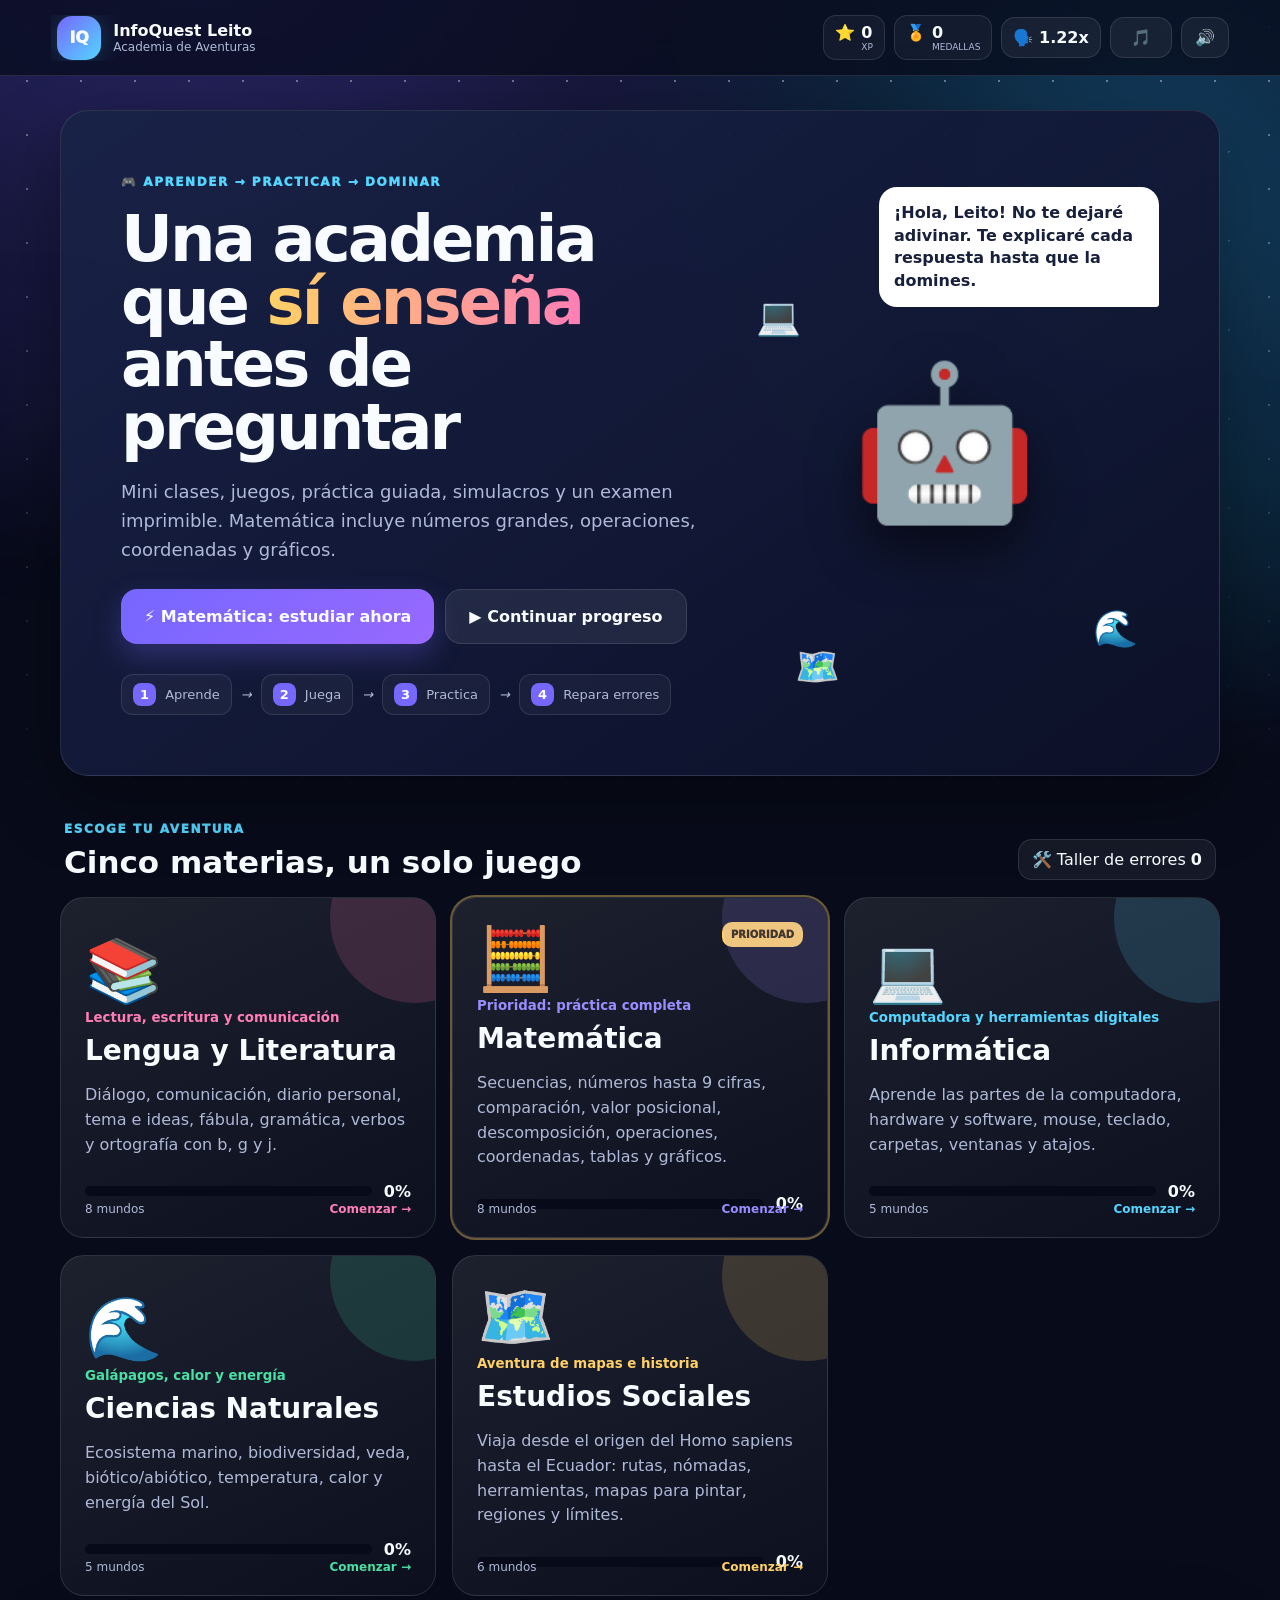
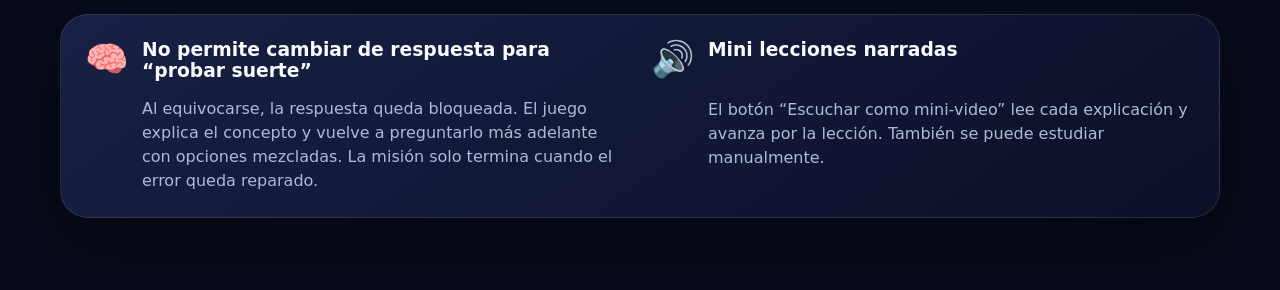
<file: index.html>
<!doctype html>
<html lang="es">
<head>
  <meta charset="UTF-8" />
  <meta name="viewport" content="width=device-width, initial-scale=1.0" />
  <meta name="theme-color" content="#0b1022" />
  <meta name="description" content="InfoQuest Leito: aventura educativa interactiva de Lengua y Literatura, Matemática, Informática, Ciencias Naturales y Estudios Sociales para 5.º EGB." />
  <title>InfoQuest Leito · Academia de Aventuras</title>
  <link rel="stylesheet" href="v2-styles.css" />
  <link rel="stylesheet" href="v3-effects.css" />
  <link rel="stylesheet" href="v4-social.css" />
  <link rel="stylesheet" href="v5-social-gameplay.css" />
  <link rel="stylesheet" href="v6-social-memory-fix.css?v=3" />
  <link rel="stylesheet" href="v8-math.css?v=3" />
</head>
<body data-subject="home">
  <div class="space-bg" aria-hidden="true"><i></i><i></i><i></i></div>
  <header class="topbar">
    <button class="brand" data-action="home" aria-label="Ir al inicio"><span class="brand-orb">IQ</span><span><strong>InfoQuest Leito</strong><small>Academia de Aventuras</small></span></button>
    <div class="top-stats"><div class="stat"><span>⭐</span><strong id="xpValue">0</strong><small>XP</small></div><div class="stat"><span>🏅</span><strong id="medalValue">0</strong><small>medallas</small></div><button id="soundButton" class="icon-button" aria-label="Activar o desactivar narración y sonidos">🔊</button></div>
  </header>
  <main id="app" class="app" aria-live="polite"></main>
  <div id="toast" class="toast" role="status"></div><div id="confetti" class="confetti" aria-hidden="true"></div>
  <script src="v2-base-data.js"></script><script src="v2-info-data.js"></script><script src="v2-science-data.js"></script><script src="v2-social-data.js"></script><script src="v7-lengua-data.js?v=1"></script><script src="v8-math-data.js?v=3"></script><script src="v2-final-data.js"></script><script src="v2-app-core.js"></script><script src="v4-social-visuals.js"></script><script src="v2-app-flow.js"></script><script src="v3-engagement.js"></script><script src="v5-social-gameplay.js"></script><script src="v6-social-memory-fix.js?v=3"></script><script src="v8-math-pdfs.js?v=3"></script><script src="v8-math-gameplay.js?v=3"></script>
</body>
</html>
</file>
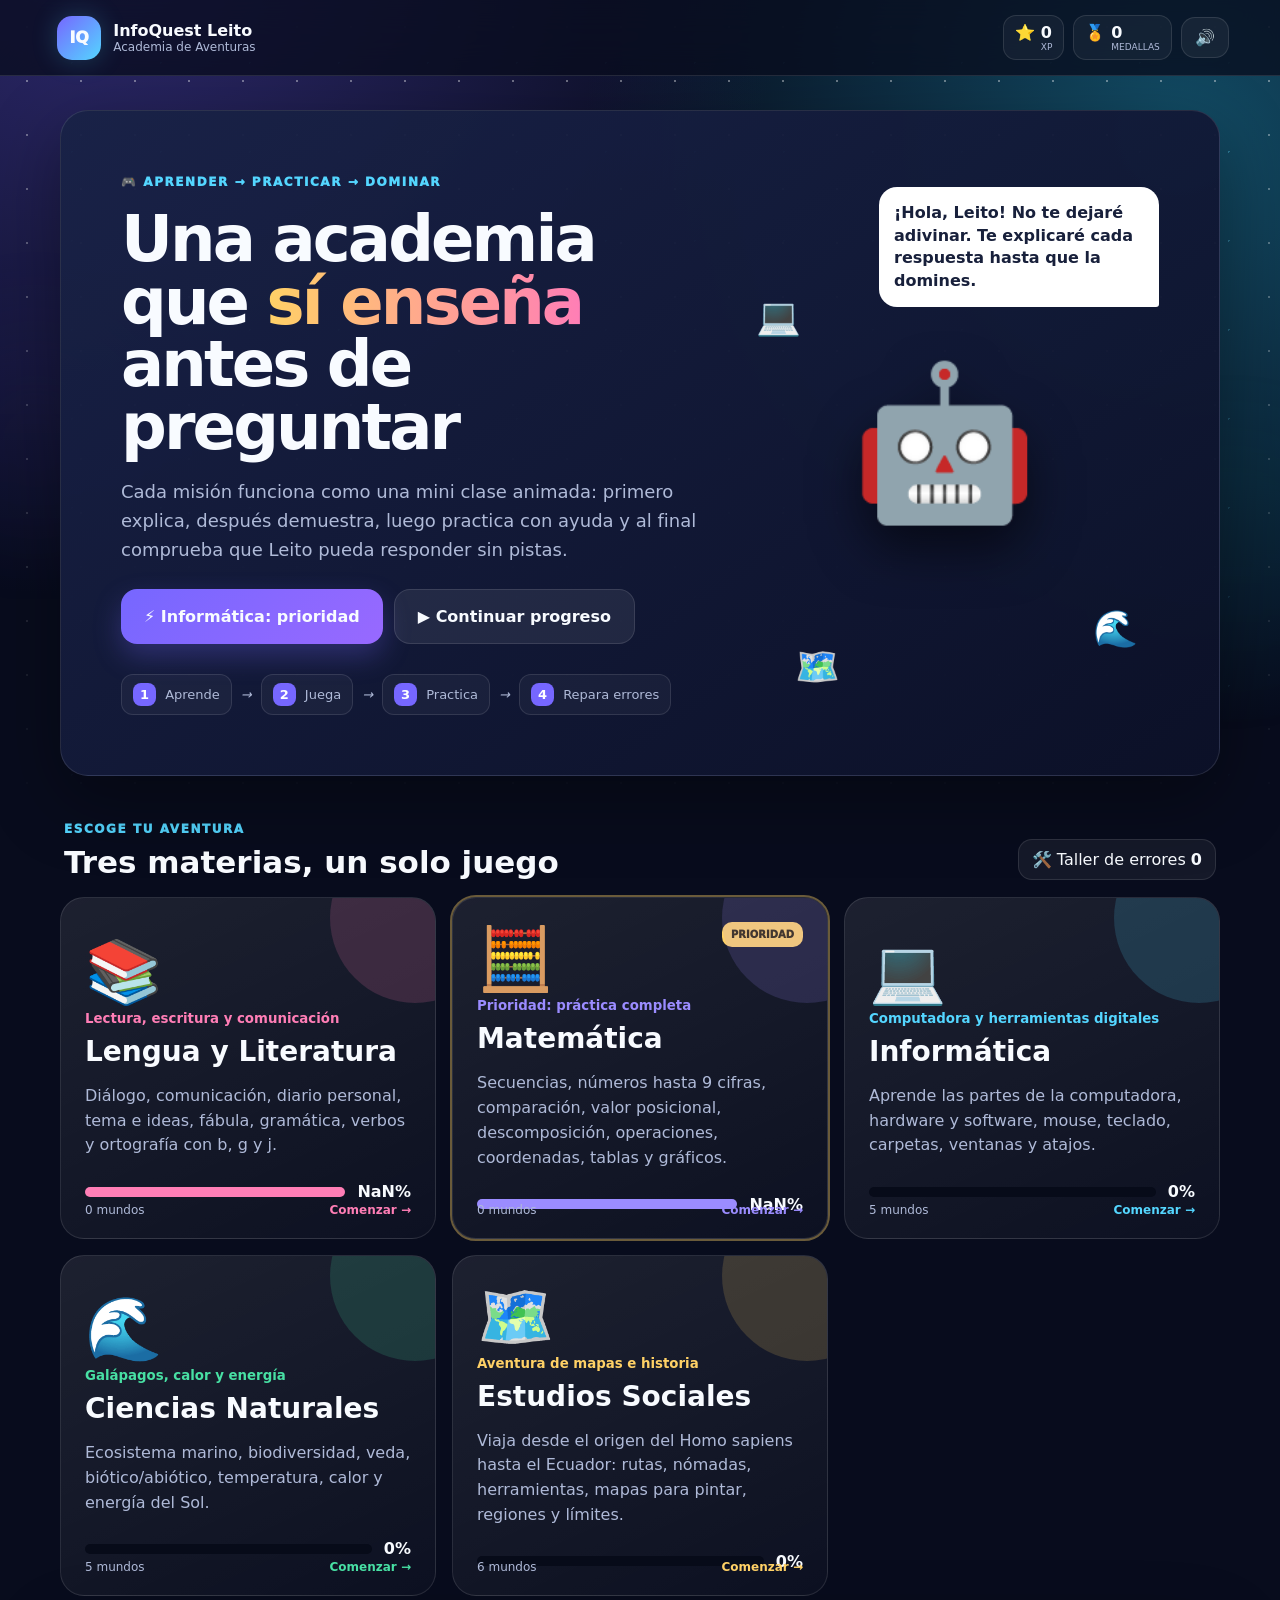
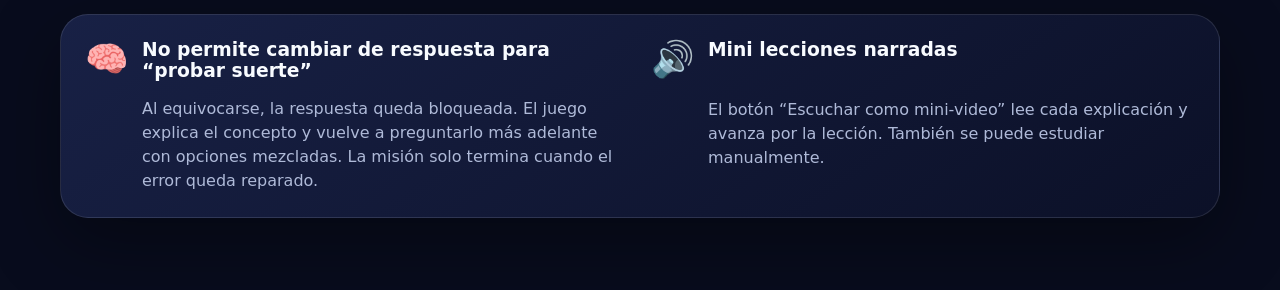
<file: v2-index.html>
<!doctype html>
<html lang="es">
<head>
  <meta charset="UTF-8" />
  <meta name="viewport" content="width=device-width, initial-scale=1.0" />
  <meta name="theme-color" content="#0b1022" />
  <meta name="description" content="InfoQuest Leito: aventura educativa interactiva de Informática, Ciencias Naturales y Estudios Sociales para 5.º EGB." />
  <title>InfoQuest Leito · Academia de Aventuras</title>
  <link rel="stylesheet" href="v2-styles.css" />
</head>
<body>
  <div class="space-bg" aria-hidden="true"><i></i><i></i><i></i></div>
  <header class="topbar">
    <button class="brand" data-action="home" aria-label="Ir al inicio"><span class="brand-orb">IQ</span><span><strong>InfoQuest Leito</strong><small>Academia de Aventuras</small></span></button>
    <div class="top-stats"><div class="stat"><span>⭐</span><strong id="xpValue">0</strong><small>XP</small></div><div class="stat"><span>🏅</span><strong id="medalValue">0</strong><small>medallas</small></div><button id="soundButton" class="icon-button" aria-label="Activar o desactivar narración y sonidos">🔊</button></div>
  </header>
  <main id="app" class="app" aria-live="polite"></main>
  <div id="toast" class="toast" role="status"></div><div id="confetti" class="confetti" aria-hidden="true"></div>
  <script src="v2-base-data.js"></script><script src="v2-info-data.js"></script><script src="v2-science-data.js"></script><script src="v2-social-data.js"></script><script src="v2-final-data.js"></script><script src="v2-app-core.js"></script><script src="v2-app-flow.js"></script>
</body>
</html>
</file>
<file: v2-styles.css>
:root{--bg:#080c1d;--panel:#121936;--panel2:#182246;--text:#f8fbff;--muted:#afbad8;--line:rgba(255,255,255,.11);--primary:#7667ff;--cyan:#54d6ff;--green:#48e0a4;--yellow:#ffd166;--pink:#ff7eb6;--danger:#ff6475;--shadow:0 24px 70px rgba(0,0,0,.36)}*{box-sizing:border-box}html{scroll-behavior:smooth}body{margin:0;min-height:100vh;background:radial-gradient(circle at 8% -5%,#302b73 0,transparent 30%),radial-gradient(circle at 92% 7%,#124c65 0,transparent 28%),var(--bg);color:var(--text);font-family:Inter,"Segoe UI",system-ui,sans-serif;overflow-x:hidden}button{font:inherit;color:inherit}.space-bg{position:fixed;inset:0;pointer-events:none;opacity:.42;background-image:radial-gradient(#fff 1px,transparent 1px),radial-gradient(#65dcff 1px,transparent 1px);background-size:54px 54px,89px 89px;background-position:0 0,27px 18px;mask-image:linear-gradient(#000,transparent 92%)}.space-bg i{position:absolute;border-radius:50%;filter:blur(55px);opacity:.18}.space-bg i:nth-child(1){width:250px;height:250px;background:#765fff;left:-90px;top:35%}.space-bg i:nth-child(2){width:300px;height:300px;background:#28d9d1;right:-100px;top:48%}.space-bg i:nth-child(3){width:180px;height:180px;background:#ff7eb6;left:42%;bottom:-90px}.topbar{height:76px;display:flex;align-items:center;justify-content:space-between;padding:0 clamp(16px,4vw,58px);position:sticky;top:0;z-index:30;background:rgba(8,12,29,.76);backdrop-filter:blur(18px);border-bottom:1px solid var(--line)}.brand{display:flex;align-items:center;gap:12px;background:none;border:0;cursor:pointer;text-align:left}.brand-orb{display:grid;place-items:center;width:44px;height:44px;border-radius:15px;background:linear-gradient(135deg,var(--primary),var(--cyan));font-weight:950;box-shadow:0 0 26px rgba(84,214,255,.22)}.brand strong{display:block}.brand small{display:block;color:var(--muted);font-size:12px}.top-stats{display:flex;gap:9px;align-items:center}.stat{display:grid;grid-template-columns:auto auto;gap:0 6px;align-items:center;padding:7px 11px;border:1px solid var(--line);border-radius:13px;background:rgba(255,255,255,.045)}.stat small{grid-column:2;color:var(--muted);font-size:9px;text-transform:uppercase}.icon-button,.ghost,.back{border:1px solid var(--line);background:rgba(255,255,255,.055);border-radius:14px;padding:10px 13px;cursor:pointer}.icon-button:hover,.ghost:hover,.back:hover{background:rgba(255,255,255,.1)}.app{width:min(1160px,calc(100% - 28px));margin:34px auto 72px}.panel{border:1px solid var(--line);background:linear-gradient(145deg,rgba(25,34,71,.96),rgba(12,17,40,.96));border-radius:28px;box-shadow:var(--shadow)}.primary,.secondary,.answer,.category-button,.sequence-button,.pick-item{border:0;border-radius:16px;padding:14px 19px;font-weight:850;cursor:pointer;transition:.18s transform,.18s filter,.18s background,.18s border}.primary{background:linear-gradient(135deg,var(--primary),#9869ff);box-shadow:0 12px 28px rgba(118,103,255,.28)}.secondary{background:rgba(255,255,255,.075);border:1px solid var(--line)}.big{padding:17px 23px}.primary:hover,.secondary:hover,.category-button:hover,.sequence-button:hover,.pick-item:hover:not(:disabled){transform:translateY(-2px);filter:brightness(1.08)}.eyebrow{color:var(--cyan);font-size:12px;font-weight:950;letter-spacing:.13em}.hero{min-height:480px;padding:clamp(28px,5vw,60px);display:grid;grid-template-columns:1.15fr .85fr;gap:30px;overflow:hidden;position:relative}.hero h1{font-size:clamp(38px,5vw,66px);line-height:.98;letter-spacing:-.045em;margin:18px 0}.hero h1 span{background:linear-gradient(90deg,var(--yellow),var(--pink));-webkit-background-clip:text;color:transparent}.hero p{max-width:700px;color:var(--muted);font-size:18px;line-height:1.62}.hero-actions{display:flex;flex-wrap:wrap;gap:11px;margin-top:25px}.method-row{display:flex;align-items:center;gap:9px;flex-wrap:wrap;margin-top:30px;color:var(--muted);font-size:13px}.method-row span{padding:8px 11px;border:1px solid var(--line);border-radius:12px;background:rgba(255,255,255,.04)}.method-row b{display:inline-grid;place-items:center;width:23px;height:23px;border-radius:8px;background:var(--primary);color:white;margin-right:5px}.mentor-stage{display:grid;place-items:center;position:relative}.mentor{font-size:150px;filter:drop-shadow(0 24px 25px #0008);animation:mentorFloat 3s ease-in-out infinite}.mentor-bubble{position:absolute;top:3%;right:0;max-width:280px;padding:15px;border-radius:18px 18px 3px 18px;background:white;color:#18203b;font-weight:750;line-height:1.4;z-index:2}.orbit{position:absolute;font-size:36px;animation:orbit 5s ease-in-out infinite}.o1{left:6%;top:23%}.o2{right:5%;bottom:12%;animation-delay:1s}.o3{left:15%;bottom:5%;animation-delay:2s}@keyframes mentorFloat{50%{transform:translateY(-9px)}}@keyframes orbit{50%{transform:translateY(-12px) rotate(8deg)}}.section-heading{display:flex;align-items:end;justify-content:space-between;gap:20px;margin:42px 4px 17px}.section-heading h2{font-size:31px;margin:7px 0 0}.subject-grid{display:grid;grid-template-columns:repeat(3,1fr);gap:16px}.subject-card{min-height:340px;padding:24px;text-align:left;border-radius:24px;border:1px solid var(--line);background:linear-gradient(155deg,rgba(255,255,255,.085),rgba(255,255,255,.025));cursor:pointer;position:relative;overflow:hidden;transition:.22s}.subject-card:before{content:"";position:absolute;width:170px;height:170px;border-radius:50%;right:-65px;top:-65px;background:var(--subject);opacity:.16}.subject-card:hover{transform:translateY(-6px);border-color:color-mix(in srgb,var(--subject) 60%,white 15%)}.subject-card.urgent{outline:2px solid rgba(255,209,102,.4)}.subject-top{display:flex;justify-content:space-between;align-items:start}.subject-emoji{font-size:62px}.urgent-badge{background:var(--yellow);color:#312708;font-size:10px;font-weight:950;padding:7px 9px;border-radius:10px}.subject-card>small{color:var(--subject);font-weight:850}.subject-card h3{font-size:28px;margin:8px 0}.subject-card p{color:var(--muted);line-height:1.55}.subject-progress{display:grid;grid-template-columns:1fr auto;gap:12px;align-items:center;margin-top:24px}.subject-progress>span{height:10px;border-radius:999px;background:#070b19;overflow:hidden}.subject-progress i{display:block;height:100%;background:var(--subject)}.subject-foot{position:absolute;left:24px;right:24px;bottom:21px;display:flex;justify-content:space-between;color:var(--muted);font-size:12px}.subject-foot strong{color:var(--subject)}.why{margin-top:18px;padding:24px;display:grid;grid-template-columns:1fr 1fr;gap:22px}.why>div{display:grid;grid-template-columns:auto 1fr;column-gap:13px}.why-icon{font-size:35px;grid-row:1/3}.why h3{margin:0}.why p{grid-column:2;color:var(--muted);line-height:1.5;margin-bottom:0}.screen{animation:enter .28s ease}@keyframes enter{from{opacity:0;transform:translateY(10px)}}.screen-head{display:flex;align-items:center;justify-content:space-between;gap:15px;margin-bottom:22px}.screen-title{text-align:center}.screen-title h1{font-size:clamp(31px,4vw,50px);margin:7px 0}.screen-title p{color:var(--muted);margin:0}.screen-title.compact h1{font-size:clamp(26px,3vw,39px)}.route-summary{padding:22px 25px;display:grid;grid-template-columns:auto 1fr;gap:8px 22px;align-items:center;border-color:color-mix(in srgb,var(--subject) 45%,transparent)}.route-summary>div:first-child b{font-size:34px;color:var(--subject);display:block}.route-summary>div:first-child span{color:var(--muted);font-size:12px}.route-summary p{grid-column:2;color:var(--muted);margin:0}.route-line{height:12px;background:#070b19;border-radius:99px;overflow:hidden}.route-line i{display:block;height:100%;background:var(--subject)}.lesson-road{display:grid;gap:13px;margin-top:18px}.road-card{display:grid;grid-template-columns:auto auto 1fr auto;align-items:center;gap:18px;padding:19px 22px;text-align:left;border:1px solid var(--line);border-radius:20px;background:rgba(255,255,255,.045);cursor:pointer;transition:.18s}.road-card:hover{transform:translateX(5px);border-color:var(--subject)}.road-card.done{background:color-mix(in srgb,var(--subject) 10%,transparent)}.road-number{display:grid;place-items:center;width:38px;height:38px;border-radius:13px;background:var(--subject);color:#07101c;font-weight:950}.road-emoji{font-size:40px}.road-card small{color:var(--subject);font-weight:900}.road-card h3{margin:4px 0;font-size:21px}.road-card p{margin:0;color:var(--muted);font-size:13px}.road-card strong{color:var(--subject)}.bottom-actions{display:flex;justify-content:center;gap:11px;flex-wrap:wrap;margin-top:22px}.mission-intro{padding:clamp(28px,5vw,55px);display:grid;grid-template-columns:.8fr 1.2fr;align-items:center;gap:35px;margin-top:20px;border-color:color-mix(in srgb,var(--subject) 45%,transparent)}.mission-world{height:340px;display:grid;place-items:center;position:relative}.mission-world span{font-size:145px;z-index:2;filter:drop-shadow(0 25px 25px #0008);animation:mentorFloat 3s ease-in-out infinite}.mission-world i{position:absolute;width:270px;height:270px;border-radius:50%;background:radial-gradient(circle,var(--subject),transparent 68%);opacity:.38}.mission-copy h1{font-size:clamp(37px,5vw,64px);line-height:1;margin:16px 0}.mission-copy p{font-size:18px;color:var(--muted);line-height:1.6}.lesson-path{display:flex;flex-wrap:wrap;gap:8px;margin:24px 0}.lesson-path span{padding:9px 11px;border-radius:12px;border:1px solid var(--line);color:var(--muted);font-size:12px}.lesson-path .active{color:#0c1830;background:var(--subject);border-color:transparent;font-weight:900}.teaching-stage{padding:25px;border-color:color-mix(in srgb,var(--subject) 42%,transparent)}.lesson-dots{display:flex;gap:8px;justify-content:center;margin-bottom:22px}.lesson-dots i{width:35px;height:6px;border-radius:99px;background:rgba(255,255,255,.12)}.lesson-dots i.active{background:var(--subject)}.teaching-grid{display:grid;grid-template-columns:1fr 1fr;gap:26px;align-items:center}.teaching-visual{min-height:340px;border-radius:22px;background:radial-gradient(circle at 50% 40%,color-mix(in srgb,var(--subject) 35%,#1a2856),#080d21 72%);display:grid;place-items:center;overflow:hidden}.animated-visual{width:100%;min-height:300px;display:flex;align-items:center;justify-content:center;gap:20px;flex-wrap:wrap;position:relative;padding:25px}.animated-visual span{min-width:86px;padding:18px 12px;text-align:center;border-radius:18px;background:rgba(255,255,255,.11);border:1px solid var(--line);font-size:clamp(25px,4vw,48px);font-weight:950;animation:itemPulse 3s ease-in-out infinite;animation-delay:calc(var(--i)*.25s)}.scan-line{position:absolute;left:8%;right:8%;height:2px;background:var(--subject);box-shadow:0 0 15px var(--subject);animation:scan 3s linear infinite}@keyframes itemPulse{50%{transform:translateY(-8px);filter:brightness(1.2)}}@keyframes scan{from{top:12%}to{top:88%}}.teaching-copy{padding:12px}.teacher-label{color:var(--subject);font-size:12px;font-weight:950;letter-spacing:.12em}.teaching-copy h2{font-size:clamp(30px,4vw,48px);margin:13px 0}.teaching-copy>p{font-size:19px;line-height:1.67;color:#e7edff}.memory-code{margin-top:22px;padding:17px;border-radius:17px;background:color-mix(in srgb,var(--subject) 14%,transparent);border:1px solid color-mix(in srgb,var(--subject) 40%,transparent)}.memory-code small{display:block;color:var(--muted);font-size:10px;font-weight:900;letter-spacing:.12em}.memory-code strong{display:block;margin-top:7px;color:var(--subject);font-size:20px}.teacher-question{margin-top:15px;padding:14px;border-radius:15px;background:rgba(255,255,255,.055);color:var(--muted)}.slide-actions{display:grid;grid-template-columns:1fr auto 1fr;align-items:center;gap:10px;margin-top:24px}.slide-actions .primary{justify-self:end}.game-score{padding:9px 12px;border-radius:13px;background:rgba(255,209,102,.12);color:var(--yellow);font-weight:900}.game-stage{max-width:900px;margin:auto;padding:clamp(24px,4vw,42px);border-color:color-mix(in srgb,var(--subject) 42%,transparent)}.game-counter{text-align:center;color:var(--muted);font-weight:850;margin-bottom:12px}.pick-grid{display:grid;grid-template-columns:repeat(auto-fit,minmax(140px,1fr));gap:13px}.pick-item{min-height:100px;background:rgba(255,255,255,.065);border:1px solid var(--line);font-size:17px}.pick-item.selected{background:color-mix(in srgb,var(--subject) 20%,transparent);border-color:var(--subject);box-shadow:inset 0 0 0 2px var(--subject)}.game-check{display:block;margin:24px auto 0}.classify-item,.match-left{width:min(430px,100%);margin:25px auto;padding:28px;text-align:center;border-radius:22px;background:linear-gradient(135deg,var(--subject),color-mix(in srgb,var(--subject) 60%,#6d5dfc));color:#07101c;font-size:30px;font-weight:950}.category-buttons,.sequence-options{display:flex;justify-content:center;flex-wrap:wrap;gap:12px}.category-button,.sequence-button{background:rgba(255,255,255,.075);border:1px solid var(--line);min-width:150px}.sequence-built{display:flex;flex-wrap:wrap;justify-content:center;gap:8px;margin:18px}.sequence-built span{padding:9px 11px;border-radius:11px;background:rgba(72,224,164,.12);color:var(--green)}.game-feedback{display:none;margin-top:22px;padding:17px;border-radius:17px;line-height:1.5}.game-feedback.show{display:flex;align-items:center;justify-content:space-between;gap:15px}.game-feedback.good{background:rgba(72,224,164,.12);border:1px solid rgba(72,224,164,.35)}.game-feedback.bad{background:rgba(255,100,117,.12);border:1px solid rgba(255,100,117,.35)}.checkpoint{text-align:center;max-width:760px;margin:40px auto;padding:55px 30px}.checkpoint-icon{font-size:80px}.checkpoint h1{font-size:43px;margin:10px}.checkpoint p{color:var(--muted);font-size:17px;line-height:1.6;max-width:620px;margin:15px auto 25px}.checkpoint button{margin:5px}.quiz-shell{max-width:850px;margin:auto;padding:26px}.quiz-top{display:grid;grid-template-columns:auto 1fr;gap:18px;align-items:center;color:var(--muted);font-weight:800}.progress{height:11px;border-radius:99px;background:#070b19;overflow:hidden}.progress i{display:block;height:100%;background:linear-gradient(90deg,var(--cyan),var(--green))}.question-card{margin-top:20px;padding:clamp(23px,4vw,40px);border-radius:24px;background:linear-gradient(150deg,rgba(255,255,255,.08),rgba(255,255,255,.025));border:1px solid var(--line)}.question-visual{text-align:center;font-size:72px;margin-bottom:14px}.question-card h2{font-size:clamp(25px,3.4vw,38px);line-height:1.2;margin:10px 0 24px}.answers{display:grid;gap:11px}.answer{text-align:left;background:rgba(255,255,255,.06);border:1px solid var(--line);padding:16px 18px}.answer:hover:not(:disabled){background:rgba(118,103,255,.17);border-color:#8a7fff;transform:translateX(4px)}.answer.correct{background:rgba(72,224,164,.14);border-color:var(--green)}.answer.wrong{background:rgba(255,100,117,.14);border-color:var(--danger)}.answer:disabled{cursor:default}.feedback{display:none;margin-top:16px;padding:16px;border-radius:16px;line-height:1.56}.feedback.show{display:block}.feedback.good{background:rgba(72,224,164,.12);border:1px solid rgba(72,224,164,.35)}.feedback.bad{background:rgba(255,100,117,.12);border:1px solid rgba(255,100,117,.35)}.feedback small{display:block;margin-top:7px;color:var(--muted)}.quiz-next{display:none;margin:17px 0 0 auto}.quiz-next.show{display:block}.results{text-align:center;max-width:790px;margin:20px auto;padding:42px}.result-orb,.grade-orb{width:145px;height:145px;margin:0 auto 20px;border-radius:50%;display:grid;place-items:center;background:rgba(72,224,164,.15);border:3px solid var(--green)}.result-orb strong{font-size:64px;color:var(--green)}.grade-orb{background:conic-gradient(var(--green) var(--grade),rgba(255,255,255,.08) 0);position:relative;border:0}.grade-orb:after{content:"";position:absolute;inset:12px;border-radius:50%;background:var(--panel)}.grade-orb strong{font-size:31px;z-index:1}.results h1{font-size:42px;margin:10px}.results>p{color:var(--muted);line-height:1.6}.result-metrics{display:grid;grid-template-columns:repeat(3,1fr);gap:10px;margin:25px 0}.result-metrics div{padding:16px;border-radius:16px;background:rgba(255,255,255,.055)}.result-metrics b{display:block;font-size:25px;color:var(--cyan)}.result-metrics span{font-size:11px;color:var(--muted)}.result-actions{display:flex;justify-content:center;gap:10px;flex-wrap:wrap;margin-top:23px}.wrong-review{margin-top:24px;text-align:left}.wrong-review>div{display:grid;grid-template-columns:auto 1fr;gap:12px;align-items:start;padding:12px;border-radius:14px;background:rgba(255,255,255,.05);margin-bottom:9px}.wrong-review>div>span{font-size:28px}.wrong-review p{margin:0}.wrong-review small{display:block;color:var(--muted);margin-top:5px}.perfect-banner{margin:20px;padding:18px;border-radius:16px;background:rgba(72,224,164,.12);color:var(--green);font-weight:900}.toast{position:fixed;left:50%;bottom:25px;transform:translate(-50%,25px);opacity:0;padding:13px 18px;border-radius:14px;background:#fff;color:#151a2e;font-weight:900;z-index:80;transition:.25s}.toast.show{opacity:1;transform:translate(-50%,0)}.confetti{position:fixed;inset:0;pointer-events:none;z-index:90}.confetti i{position:absolute;top:-20px;width:10px;height:18px;border-radius:3px;animation:fall 1.8s linear forwards}@keyframes fall{to{transform:translateY(110vh) rotate(720deg)}}@media(max-width:900px){.hero{grid-template-columns:1fr}.mentor-stage{display:none}.subject-grid{grid-template-columns:1fr}.why{grid-template-columns:1fr}.mission-intro{grid-template-columns:1fr}.mission-world{height:220px}.mission-world span{font-size:105px}.teaching-grid{grid-template-columns:1fr}.teaching-visual{min-height:260px}.road-card{grid-template-columns:auto auto 1fr}.road-card>strong{display:none}.result-metrics{grid-template-columns:1fr}}@media(max-width:620px){.app{width:min(100% - 18px,1160px);margin-top:20px}.topbar{height:68px;padding:0 10px}.brand small{display:none}.stat{padding:6px 8px;min-width:0}.stat small{display:none}.hero{padding:25px;min-height:auto}.hero h1{font-size:39px}.hero p{font-size:16px}.method-row i{display:none}.subject-card{min-height:320px}.screen-head{align-items:flex-start}.screen-title{text-align:left}.screen-head>.secondary{display:none}.route-summary{grid-template-columns:1fr}.route-summary p{grid-column:1}.road-card{grid-template-columns:auto 1fr;gap:12px}.road-emoji{grid-row:1/3}.road-number{display:none}.mission-intro{padding:25px}.mission-copy h1{font-size:40px}.lesson-path span{font-size:10px}.teaching-stage{padding:15px}.teaching-copy h2{font-size:32px}.teaching-copy>p{font-size:17px}.slide-actions{grid-template-columns:1fr 1fr}.slide-actions>.secondary:nth-child(2){display:none}.slide-actions .primary{justify-self:stretch}.animated-visual span{min-width:70px;font-size:28px}.game-feedback.show{display:block}.game-feedback button{margin-top:12px;width:100%}.quiz-shell{padding:12px}.question-card{padding:20px}.results{padding:28px 18px}.results h1{font-size:34px}}
</file>
<file: v3-effects.css>
:root{
  --motion-fast:.22s;
  --motion-med:.48s;
  --subject-glow:#7c6cff;
}
body[data-subject="informatica"]{--subject-glow:#54d6ff}
body[data-subject="ciencias"]{--subject-glow:#48e0a4}
body[data-subject="estudios"]{--subject-glow:#ffd166}

/* Animated atmosphere shared by every subject */
#fxAtmosphere{position:fixed;inset:78px 0 0;pointer-events:none;overflow:hidden;z-index:0;opacity:.52}
#fxAtmosphere span{position:absolute;bottom:-60px;font-size:clamp(18px,2.2vw,34px);filter:drop-shadow(0 0 12px color-mix(in srgb,var(--subject-glow) 65%,transparent));animation:fx-rise var(--dur,14s) linear infinite;animation-delay:var(--delay,0s);opacity:0}
@keyframes fx-rise{0%{transform:translate3d(0,40px,0) rotate(0);opacity:0}10%{opacity:.65}55%{transform:translate3d(var(--drift,25px),-52vh,0) rotate(160deg);opacity:.45}100%{transform:translate3d(calc(var(--drift,25px)*-1),-110vh,0) rotate(340deg);opacity:0}}

.app{position:relative;z-index:1;transition:filter .25s ease}
.app.scene-enter{animation:scene-enter .48s cubic-bezier(.2,.8,.2,1)}
@keyframes scene-enter{0%{opacity:0;transform:translateY(18px) scale(.985);filter:blur(5px)}100%{opacity:1;transform:none;filter:none}}

/* More alive cards */
.subject-card,.road-card,.mission-intro,.teaching-stage,.game-stage,.quiz-shell{transform-style:preserve-3d;will-change:transform}
.subject-card,.road-card{transition:transform .22s ease,border-color .22s ease,filter .22s ease}
.subject-card:hover,.road-card:hover{filter:brightness(1.09);box-shadow:0 18px 55px color-mix(in srgb,var(--subject-glow) 20%,transparent)}
.subject-emoji,.road-emoji,.mission-world>span,.checkpoint-icon,.question-visual{animation:hero-bob 2.7s ease-in-out infinite}
@keyframes hero-bob{50%{transform:translateY(-8px) rotate(2deg)}}
.urgent-badge{animation:urgent-pulse 1.35s ease-in-out infinite}
@keyframes urgent-pulse{50%{transform:scale(1.08);box-shadow:0 0 24px rgba(255,126,182,.45)}}

/* Sidekick */
#iqSidekick{position:fixed;right:22px;bottom:22px;z-index:45;display:flex;align-items:flex-end;gap:9px;pointer-events:none;transition:transform .25s ease,opacity .25s ease}
#iqSidekick.hidden{opacity:0;transform:translateY(25px)}
.sidekick-bot{width:66px;height:66px;border-radius:23px;display:grid;place-items:center;font-size:38px;background:linear-gradient(145deg,#f7fbff,#9eb3e9);border:3px solid rgba(255,255,255,.7);box-shadow:0 15px 38px rgba(0,0,0,.38),0 0 30px color-mix(in srgb,var(--subject-glow) 45%,transparent);animation:bot-float 2.3s ease-in-out infinite;position:relative}
.sidekick-bot:after{content:"";position:absolute;width:13px;height:6px;border-radius:50%;background:#1a2752;bottom:14px;animation:bot-mouth 1.8s ease-in-out infinite}
body.is-speaking .sidekick-bot:after{animation:talk .15s alternate infinite}
@keyframes bot-float{50%{transform:translateY(-8px) rotate(-2deg)}}
@keyframes bot-mouth{50%{transform:scaleX(.55)}}
@keyframes talk{to{height:13px;border-radius:50%}}
.sidekick-bubble{max-width:270px;padding:12px 15px;border-radius:18px 18px 5px 18px;background:rgba(247,250,255,.96);color:#17203c;font-weight:800;line-height:1.35;box-shadow:0 14px 34px rgba(0,0,0,.28);opacity:0;transform:translateY(8px) scale(.95);transition:.22s ease}
#iqSidekick.talking .sidekick-bubble{opacity:1;transform:none}

/* Voice controls injected in header */
.voice-control{border:1px solid var(--line);background:rgba(255,255,255,.06);border-radius:14px;padding:10px 11px;cursor:pointer;font-weight:900;min-width:62px;transition:.18s}
.voice-control:hover{background:rgba(255,255,255,.12);transform:translateY(-2px)}

/* Caption strip for narrated mini-video */
#voiceCaption{position:fixed;left:50%;bottom:25px;z-index:44;transform:translate(-50%,20px);width:min(760px,calc(100% - 190px));padding:13px 18px;border-radius:18px;background:rgba(7,12,29,.92);border:1px solid color-mix(in srgb,var(--subject-glow) 45%,rgba(255,255,255,.12));box-shadow:0 18px 60px rgba(0,0,0,.42);opacity:0;pointer-events:none;transition:.25s;color:#dce7ff;text-align:center;line-height:1.5}
#voiceCaption.show{opacity:1;transform:translate(-50%,0)}
#voiceCaption .spoken{color:#fff;background:color-mix(in srgb,var(--subject-glow) 28%,transparent);border-radius:5px;padding:1px 3px}

/* Buttons feel tactile */
button{position:relative;overflow:hidden}
.iq-ripple{position:absolute;border-radius:50%;background:rgba(255,255,255,.38);transform:scale(0);animation:ripple .55s ease-out;pointer-events:none}
@keyframes ripple{to{transform:scale(4);opacity:0}}
.primary{animation:primary-breathe 2.8s ease-in-out infinite}
@keyframes primary-breathe{50%{box-shadow:0 14px 36px color-mix(in srgb,var(--subject-glow) 28%,rgba(109,93,252,.2))}}

/* Mini-video visual energy */
.teaching-stage:before,.game-stage:before,.quiz-shell:before{content:"";position:absolute;inset:0;border-radius:inherit;pointer-events:none;background:linear-gradient(110deg,transparent 20%,color-mix(in srgb,var(--subject-glow) 8%,transparent) 45%,transparent 70%);background-size:220% 100%;animation:stage-shimmer 5s linear infinite}
.teaching-stage,.game-stage,.quiz-shell{position:relative;overflow:hidden}
@keyframes stage-shimmer{to{background-position:-220% 0}}
.animated-visual span{animation-duration:calc(1.8s + var(--i)*.18s)!important;filter:drop-shadow(0 8px 14px rgba(0,0,0,.3));transition:.25s}
.animated-visual:hover span{transform:translateY(-10px) scale(1.14) rotate(4deg)}
.scan-line{animation-duration:2.4s!important}
.memory-code{animation:memory-glow 2.1s ease-in-out infinite}
@keyframes memory-glow{50%{transform:scale(1.02);box-shadow:0 0 28px color-mix(in srgb,var(--subject-glow) 23%,transparent)}}
.lesson-dots i.active{animation:dot-pop .45s cubic-bezier(.2,1.8,.4,1)}
@keyframes dot-pop{0%{transform:scale(.2)}100%{transform:scale(1)}}

/* Questions, feedback, combos */
.question-card{animation:question-pop .42s cubic-bezier(.2,.9,.25,1.15)}
@keyframes question-pop{0%{opacity:0;transform:translateY(18px) scale(.97)}100%{opacity:1;transform:none}}
.answer{transition:transform .16s ease,background .16s ease,border-color .16s ease,filter .16s ease}
.answer:hover:not(:disabled){transform:translateX(7px) scale(1.012)!important}
.answer.correct{animation:answer-correct .5s cubic-bezier(.2,1.5,.3,1)}
.answer.wrong{animation:answer-wrong .42s ease}
@keyframes answer-correct{50%{transform:scale(1.045);filter:brightness(1.25)}}
@keyframes answer-wrong{20%,60%{transform:translateX(-8px)}40%,80%{transform:translateX(8px)}}
body.feedback-correct .quiz-shell,body.feedback-correct .game-stage{animation:screen-win .55s ease}
body.feedback-wrong .quiz-shell,body.feedback-wrong .game-stage{animation:screen-shake .45s ease}
@keyframes screen-win{50%{box-shadow:0 0 75px rgba(72,224,164,.48)}}
@keyframes screen-shake{20%,60%{transform:translateX(-7px)}40%,80%{transform:translateX(7px)}}

#comboBadge{position:fixed;left:50%;top:100px;z-index:60;transform:translate(-50%,-30px) scale(.6);opacity:0;padding:11px 19px;border-radius:999px;background:linear-gradient(135deg,#ffd166,#ff7eb6);color:#221633;font-size:21px;font-weight:1000;box-shadow:0 15px 40px rgba(0,0,0,.35);pointer-events:none}
#comboBadge.show{animation:combo-pop 1.25s cubic-bezier(.2,1.5,.3,1)}
@keyframes combo-pop{0%{opacity:0;transform:translate(-50%,-20px) scale(.4)}20%,72%{opacity:1;transform:translate(-50%,0) scale(1)}100%{opacity:0;transform:translate(-50%,-18px) scale(.85)}}

.star-burst{position:fixed;z-index:70;pointer-events:none;font-size:22px;animation:star-fly .8s ease-out forwards}
@keyframes star-fly{to{transform:translate(var(--x),var(--y)) rotate(280deg) scale(.25);opacity:0}}

/* More playful game elements */
.pick-item,.category-button,.sequence-button{transition:.18s transform,.18s filter,.18s border-color}
.pick-item:hover,.category-button:hover,.sequence-button:hover{transform:translateY(-5px) rotate(-1deg);filter:brightness(1.12)}
.classify-item,.match-left{animation:item-arrive .5s cubic-bezier(.2,1.4,.3,1)}
@keyframes item-arrive{0%{opacity:0;transform:scale(.55) rotate(-8deg)}100%{opacity:1;transform:none}}
.game-score{animation:score-pulse 2s ease-in-out infinite}
@keyframes score-pulse{50%{transform:scale(1.08);color:#ffd166}}

/* Subject specific background flavor */
body[data-subject="informatica"]{background:radial-gradient(circle at 10% 0,#173e73 0,transparent 33%),radial-gradient(circle at 90% 8%,#33276f 0,transparent 29%),#080b1a}
body[data-subject="ciencias"]{background:radial-gradient(circle at 8% 2%,#075e67 0,transparent 34%),radial-gradient(circle at 92% 10%,#154f37 0,transparent 31%),#06161a}
body[data-subject="estudios"]{background:radial-gradient(circle at 10% 0,#6c3c1c 0,transparent 34%),radial-gradient(circle at 90% 8%,#5b4a16 0,transparent 31%),#171008}
body[data-subject="home"]{background:radial-gradient(circle at 15% -10%,#302c78 0,transparent 32%),radial-gradient(circle at 90% 10%,#123f60 0,transparent 28%),#080b1a}

@media(max-width:760px){
  #iqSidekick{right:8px;bottom:9px}.sidekick-bot{width:48px;height:48px;font-size:28px;border-radius:17px}.sidekick-bubble{display:none}
  #voiceCaption{width:calc(100% - 24px);bottom:70px}
  .voice-control{padding:8px;min-width:auto;font-size:12px}
}
@media(prefers-reduced-motion:reduce){*{animation-duration:.01ms!important;animation-iteration-count:1!important;scroll-behavior:auto!important}}
</file>
<file: v4-social.css>
.social-card-visual{display:flex;flex-wrap:wrap;justify-content:center;align-items:center;gap:14px;padding:28px;min-height:300px}.social-card-visual span{padding:16px 18px;border:1px solid rgba(255,255,255,.16);border-radius:18px;background:rgba(255,255,255,.09);font-size:clamp(17px,2.4vw,30px);font-weight:900;animation:itemPulse 3s ease-in-out infinite;animation-delay:calc(var(--i)*.2s)}.social-map{width:100%;padding:12px}.social-map svg{width:100%;height:auto;filter:drop-shadow(0 18px 25px rgba(0,0,0,.28))}.social-map .ocean{fill:#102d52}.social-map .land,.social-map .ecuador-shape{fill:#8eaa73;stroke:#dff5d0;stroke-width:4}.social-map text{fill:#fff;font-size:16px;font-weight:850}.social-route{fill:none;stroke-width:7;stroke-linecap:round;opacity:.18;stroke-dasharray:12 10}.social-route.active{opacity:1;animation:routeDash 1.4s linear infinite}.social-route.bering{stroke:#ffd166}.social-route.coast{stroke:#54d6ff}.social-route.atlantic{stroke:#ff7eb6}.social-route.pacific{stroke:#48e0a4}.map-legend{display:flex;flex-wrap:wrap;justify-content:center;gap:8px;margin-top:10px}.map-legend span{padding:7px 10px;border-radius:999px;background:rgba(255,255,255,.08);font-size:11px;font-weight:800}.ecuador-map .galapagos circle{fill:#54d6ff;stroke:#dff8ff;stroke-width:3}.ecuador-map .region{stroke:#fff9;stroke-width:2}.ecuador-map .coast{fill:#f5a65b}.ecuador-map .sierra{fill:#9b8cff}.ecuador-map .amazon{fill:#65c67a}.ecuador-map .label{font-size:13px}.ecuador-map .border{font-size:13px;fill:#ffd166}.ecuador-map .border-arrow{fill:none;stroke:#ffd166;stroke-width:4;stroke-linecap:round}.ecuador-map.regions .border,.ecuador-map.regions .border-arrow{opacity:.25}.ecuador-map.borders .region{opacity:.7}@keyframes routeDash{to{stroke-dashoffset:-44}}@media(max-width:650px){.social-map{padding:0}.social-map text{font-size:12px}.social-card-visual{min-height:240px;padding:14px}.social-card-visual span{font-size:16px;padding:12px}.map-legend span{font-size:9px}}
</file>
<file: v5-social-gameplay.css>
.social-arcade-card{display:grid;grid-template-columns:auto 1fr auto;align-items:center;gap:22px;padding:24px 28px;margin:18px 0;border-color:rgba(255,209,102,.42);background:radial-gradient(circle at 10% 20%,rgba(255,209,102,.18),transparent 28%),linear-gradient(145deg,rgba(34,40,83,.98),rgba(12,17,40,.98))}.arcade-orb{display:grid;place-items:center;width:92px;height:92px;border-radius:28px;background:linear-gradient(135deg,#ffd166,#ff7eb6);font-size:48px;box-shadow:0 16px 35px rgba(255,126,182,.22);animation:mentorFloat 3s ease-in-out infinite}.social-arcade-card h2{margin:5px 0 7px;font-size:28px}.social-arcade-card p{margin:0;color:var(--muted);line-height:1.5}.arcade-tags{display:flex;flex-wrap:wrap;gap:7px;margin-top:13px}.arcade-tags span{padding:6px 9px;border-radius:999px;background:rgba(255,255,255,.07);font-size:11px;font-weight:850}.social-game-stage{max-width:1040px;margin:auto;padding:clamp(20px,4vw,38px);border-color:rgba(255,209,102,.35);overflow:hidden;position:relative}.social-game-stage:before{content:"";position:absolute;inset:0;pointer-events:none;background:radial-gradient(circle at 20% 0,rgba(255,209,102,.1),transparent 34%),radial-gradient(circle at 90% 100%,rgba(84,214,255,.09),transparent 32%)}.social-game-stage>*{position:relative}.social-mission-banner,.paint-prompt,.border-prompt,.riddle-card{display:flex;align-items:center;gap:18px;padding:18px 21px;border-radius:21px;background:rgba(255,255,255,.065);border:1px solid rgba(255,255,255,.11);margin-bottom:20px}.social-mission-banner{justify-content:space-between;flex-wrap:wrap}.social-mission-banner span,.paint-prompt small,.border-prompt small,.riddle-card small{color:var(--yellow);font-size:11px;font-weight:950;letter-spacing:.12em}.social-mission-banner strong{font-size:clamp(18px,3vw,27px)}.timeline-track{display:flex;align-items:center;justify-content:center;gap:10px;flex-wrap:wrap;margin:25px 0}.timeline-node{min-width:120px;min-height:85px;padding:13px;border-radius:18px;display:grid;place-items:center;text-align:center;border:2px dashed rgba(255,255,255,.18);background:rgba(255,255,255,.035)}.timeline-node small{display:grid;place-items:center;width:26px;height:26px;border-radius:9px;background:rgba(255,255,255,.1)}.timeline-node b{margin-top:7px}.timeline-node.done{border-style:solid;border-color:var(--green);background:rgba(72,224,164,.12)}.timeline-node.current{border-color:var(--yellow);animation:targetPulse 1.3s ease-in-out infinite}.social-choice-grid{display:grid;grid-template-columns:repeat(auto-fit,minmax(145px,1fr));gap:12px}.social-choice{min-height:105px;border:1px solid rgba(255,255,255,.12);border-radius:18px;background:rgba(255,255,255,.065);display:grid;place-items:center;gap:7px;padding:16px;cursor:pointer;font:inherit;color:inherit;transition:.18s}.social-choice:hover{transform:translateY(-3px);border-color:var(--yellow);background:rgba(255,209,102,.11)}.social-choice span{font-size:35px}.social-choice b{font-size:15px}.social-choice-grid.compact{grid-template-columns:repeat(auto-fit,minmax(220px,1fr))}.social-choice.text-only{min-height:82px}.social-hint{margin-top:16px;padding:12px 15px;border-radius:14px;background:rgba(84,214,255,.08);color:var(--muted);text-align:center}.social-feedback{display:none;align-items:center;gap:10px;flex-wrap:wrap;margin-top:20px;padding:15px 17px;border-radius:17px;border:1px solid transparent}.social-feedback.show{display:flex;animation:enter .22s ease}.social-feedback.good{background:rgba(72,224,164,.12);border-color:rgba(72,224,164,.35)}.social-feedback.bad{background:rgba(255,100,117,.11);border-color:rgba(255,100,117,.32)}.social-feedback span{flex:1;min-width:220px;line-height:1.45}.wrong-pulse{animation:wrongPulse .45s ease!important}.route-map-wrap,.paint-map-wrap,.border-map-wrap{padding:8px;border-radius:24px;background:rgba(5,10,28,.48);border:1px solid rgba(255,255,255,.09)}.route-game-map,.paint-map,.border-game-map{display:block;width:100%;height:auto;max-height:520px}.map-water{fill:#0c3158}.map-land,.ecuador-main{fill:#8bae70;stroke:#e4ffd5;stroke-width:4}.continent-label,.ecuador-title{fill:#fff;font-size:17px;font-weight:950}.route-hit{cursor:pointer}.route-hit path{fill:none;stroke-width:9;stroke-linecap:round;stroke-dasharray:14 11;opacity:.48;transition:.2s}.route-hit text{fill:#fff;font-size:13px;font-weight:950;text-anchor:middle}.route-hit:hover path,.route-hit:focus path,.route-hit.selected path{opacity:1;stroke-width:13;filter:drop-shadow(0 0 8px currentColor);animation:routeDash 1.3s linear infinite}.route-hit[data-social-route="bering"]{color:#ffd166}.route-hit[data-social-route="bering"] path{stroke:#ffd166}.route-hit[data-social-route="coast"]{color:#54d6ff}.route-hit[data-social-route="coast"] path{stroke:#54d6ff}.route-hit[data-social-route="atlantic"]{color:#ff7eb6}.route-hit[data-social-route="atlantic"] path{stroke:#ff7eb6}.route-hit[data-social-route="pacific"]{color:#48e0a4}.route-hit[data-social-route="pacific"] path{stroke:#48e0a4}.route-button-row,.region-key{display:flex;justify-content:center;flex-wrap:wrap;gap:8px;margin-top:12px}.route-name,.region-key-button{border:1px solid rgba(255,255,255,.12);background:rgba(255,255,255,.055);border-radius:13px;padding:9px 12px;color:inherit;font:inherit;font-size:12px;font-weight:850;cursor:pointer}.route-name:hover,.route-name.selected{border-color:var(--yellow);background:rgba(255,209,102,.13)}.riddle-card>span,.border-prompt>span{font-size:50px}.riddle-card h2,.paint-prompt h2,.border-prompt h2{margin:5px 0 0;font-size:clamp(19px,3vw,30px);line-height:1.25}.paint-prompt p,.border-prompt p{margin:7px 0 0;color:var(--muted)}.camp-progress{display:grid;grid-template-columns:repeat(4,1fr);gap:9px;margin-bottom:18px}.camp-slot{min-height:80px;padding:10px;border-radius:16px;background:rgba(255,255,255,.04);border:1px dashed rgba(255,255,255,.13);display:grid;place-items:center;text-align:center}.camp-slot span{font-size:26px}.camp-slot small{color:var(--muted);font-weight:750}.camp-slot.built{background:rgba(72,224,164,.12);border-style:solid;border-color:rgba(72,224,164,.4)}.camp-slot.active{border-color:var(--yellow);animation:targetPulse 1.3s ease-in-out infinite}.survival-scene{min-height:150px;display:grid;place-items:center;text-align:center;font-size:clamp(31px,6vw,68px);letter-spacing:12px;border-radius:22px;margin-bottom:18px;background:radial-gradient(circle at 50% 65%,rgba(72,224,164,.16),transparent 48%),linear-gradient(#10254b,#07101f)}.survival-scene>span{display:block;font-size:52px;letter-spacing:0}.memory-status,.arcade-hud{display:flex;justify-content:space-between;gap:12px;flex-wrap:wrap;margin-bottom:15px;padding:10px 13px;border-radius:14px;background:rgba(255,255,255,.055);color:var(--muted)}.memory-grid{display:grid;grid-template-columns:repeat(4,1fr);gap:11px;perspective:900px}.memory-card{min-height:115px;border:1px solid rgba(255,255,255,.12);border-radius:18px;background:linear-gradient(145deg,#29345f,#111936);color:inherit;font:inherit;font-weight:900;cursor:pointer;position:relative;transform-style:preserve-3d;transition:.35s transform,.18s border}.memory-card:hover{border-color:var(--yellow)}.memory-back,.memory-front{position:absolute;inset:0;display:grid;place-items:center;padding:12px;backface-visibility:hidden;border-radius:inherit}.memory-back{font-size:34px}.memory-front{transform:rotateY(180deg);background:linear-gradient(145deg,rgba(255,209,102,.18),rgba(84,214,255,.12));font-size:14px}.memory-card.open,.memory-card.matched{transform:rotateY(180deg)}.memory-card.matched{border-color:var(--green);box-shadow:0 0 0 2px rgba(72,224,164,.2)}.paint-prompt{align-items:flex-start}.paint-swatch{display:inline-block;flex:0 0 auto;width:48px;height:48px;border-radius:15px;border:3px solid #fff9;box-shadow:0 8px 20px #0005}.paint-swatch.costa{background:#f5a65b}.paint-swatch.sierra{background:#9b8cff}.paint-swatch.amazon{background:#65c67a}.paint-swatch.insular{background:#54d6ff}.paint-region{fill:#40546d;stroke:#d9e9ff;stroke-width:4;cursor:pointer;transition:.22s}.paint-region:hover,.paint-region:focus{filter:brightness(1.35);stroke-width:7}.paint-region.costa.painted{fill:#f5a65b}.paint-region.sierra.painted{fill:#9b8cff}.paint-region.amazon.painted{fill:#65c67a}.paint-region.insular.painted{fill:#54d6ff}.paint-region text,.map-region-label{fill:#fff;font-size:15px;font-weight:950;text-anchor:middle;pointer-events:none}.map-region-label.vertical{writing-mode:vertical-rl}.region-key-button{display:flex;align-items:center;gap:7px}.region-key-button .paint-swatch{width:20px;height:20px;border-radius:6px;border-width:1px}.region-key-button.done{opacity:.55;text-decoration:line-through}.ecuador-main{fill:#7fb56d}.ecuador-line{fill:none;stroke:#fff7;stroke-width:3}.border-slot{cursor:pointer}.border-slot rect{fill:#162747;stroke:#ffd166;stroke-width:3;stroke-dasharray:7 6}.border-slot text{fill:#ffd166;font-size:12px;font-weight:950;text-anchor:middle}.border-slot:hover rect,.border-slot:focus rect{fill:#263d67;stroke-width:5}.border-slot.placed rect{fill:#2d8c68;stroke:#a8ffd9;stroke-dasharray:none}.border-slot.placed text{fill:#fff}.compass circle{fill:#101b36;stroke:#54d6ff;stroke-width:3}.compass text{fill:#fff;font-size:15px;font-weight:950;text-anchor:middle}.arcade-riddle{min-height:240px;display:grid;place-items:center;text-align:center;padding:25px;border-radius:24px;background:radial-gradient(circle,rgba(255,209,102,.18),transparent 62%),linear-gradient(145deg,#152754,#0a1128);border:1px solid rgba(255,255,255,.1)}.arcade-riddle>span{font-size:68px;filter:drop-shadow(0 12px 15px #0008)}.arcade-riddle small{color:var(--yellow);font-weight:950;letter-spacing:.15em}.arcade-riddle h2{max-width:780px;margin:8px 0;font-size:clamp(22px,4vw,36px);line-height:1.3}.arcade-options{display:grid;grid-template-columns:1fr 1fr;gap:11px;margin-top:16px}.arcade-options button{min-height:72px;border:1px solid rgba(255,255,255,.12);border-radius:17px;background:rgba(255,255,255,.06);color:inherit;font:inherit;font-weight:850;text-align:left;padding:13px 16px;display:flex;align-items:center;gap:12px;cursor:pointer}.arcade-options button:hover{transform:translateY(-2px);border-color:var(--yellow)}.arcade-options button>b{display:grid;place-items:center;width:33px;height:33px;border-radius:10px;background:rgba(255,255,255,.1)}.arcade-options button.correct{background:rgba(72,224,164,.18);border-color:var(--green)}.arcade-options button.wrong{background:rgba(255,100,117,.17);border-color:var(--danger)}.arcade-results{max-width:760px;margin:50px auto;padding:45px;text-align:center}.arcade-trophy{font-size:100px;animation:mentorFloat 2.5s ease-in-out infinite}.arcade-results h1{font-size:clamp(34px,5vw,58px);margin:12px}.arcade-results p{font-size:20px;color:var(--muted)}@keyframes targetPulse{50%{transform:scale(1.04);box-shadow:0 0 24px rgba(255,209,102,.25)}}@keyframes wrongPulse{25%{transform:translateX(-7px)}50%{transform:translateX(7px)}75%{transform:translateX(-4px)}}@media(max-width:760px){.social-arcade-card{grid-template-columns:auto 1fr;padding:19px}.social-arcade-card>button{grid-column:1/-1}.arcade-orb{width:72px;height:72px;font-size:38px}.camp-progress{grid-template-columns:1fr 1fr}.memory-grid{grid-template-columns:repeat(3,1fr)}.memory-card{min-height:95px}.arcade-options{grid-template-columns:1fr}.social-game-screen .screen-head{display:grid;grid-template-columns:auto 1fr auto}.social-game-screen .screen-title p{display:none}}@media(max-width:520px){.memory-grid{grid-template-columns:1fr 1fr}.timeline-node{min-width:92px}.social-game-stage{padding:16px}.riddle-card,.paint-prompt,.border-prompt{align-items:flex-start}.route-button-row{display:grid;grid-template-columns:1fr 1fr}.social-arcade-card{grid-template-columns:1fr;text-align:center}.arcade-orb{margin:auto}.arcade-tags{justify-content:center}.survival-scene{letter-spacing:4px}.social-game-screen .screen-head{grid-template-columns:1fr}.social-game-screen .screen-head .back,.social-game-screen .screen-head .game-score{justify-self:center}.paint-map,.border-game-map{min-width:520px}.paint-map-wrap,.border-map-wrap{overflow-x:auto}}
</file>
<file: v6-social-memory-fix.css>
.memory-preview-banner{display:flex;align-items:center;justify-content:space-between;gap:12px;margin-bottom:14px;padding:13px 16px;border:1px solid rgba(255,209,102,.45);border-radius:15px;background:rgba(255,209,102,.13);color:#fff;animation:targetPulse 1.25s ease-in-out infinite}.memory-preview-banner span{color:var(--yellow);font-weight:900}

/* Cartas sin rotación 3D: compatible con Brave, Chrome, Edge y móviles. */
.memory-grid .memory-card{transform:none!important;transform-style:flat!important;overflow:hidden;isolation:isolate;transition:border-color .18s,box-shadow .18s,background .18s!important}
.memory-grid .memory-card:hover{transform:none!important}
.memory-grid .memory-back,.memory-grid .memory-front{position:absolute;inset:0;place-items:center;padding:14px;border-radius:inherit;backface-visibility:visible!important;-webkit-backface-visibility:visible!important;transform:none!important;transition:none!important}
.memory-grid .memory-back{display:grid!important;z-index:2;opacity:1!important;visibility:visible!important;background:linear-gradient(145deg,#29345f,#111936);font-size:34px;color:#ff4778}
.memory-grid .memory-front{display:none!important;z-index:3;opacity:1!important;visibility:visible!important;background:linear-gradient(145deg,#5b4b25,#173654);color:#fff!important;font-size:15px;line-height:1.3;text-align:center;font-weight:950;text-shadow:0 2px 5px rgba(0,0,0,.65);padding-top:35px}
.memory-grid .memory-card.open .memory-back,.memory-grid .memory-card.matched .memory-back{display:none!important;opacity:0!important;visibility:hidden!important}
.memory-grid .memory-card.open .memory-front,.memory-grid .memory-card.matched .memory-front{display:grid!important;opacity:1!important;visibility:visible!important}
.memory-grid .memory-card.open,.memory-grid .memory-card.matched{transform:none!important;background:#173654}
.memory-grid .memory-card.matched{border-color:var(--green);box-shadow:0 0 0 3px rgba(72,224,164,.2),0 10px 25px rgba(0,0,0,.28)}

.memory-card[data-memory-side="0"] .memory-front:before,.memory-card[data-memory-side="1"] .memory-front:before{position:absolute;top:8px;left:9px;padding:4px 7px;border-radius:999px;font-size:9px;letter-spacing:.08em;font-weight:950;text-shadow:none}.memory-card[data-memory-side="0"] .memory-front:before{content:"MATERIAL";background:#7b5d14;color:#fff2bd}.memory-card[data-memory-side="1"] .memory-front:before{content:"SE USA PARA";background:#135b78;color:#dff8ff}.memory-card.memory-selected{border-color:var(--yellow);box-shadow:0 0 0 3px rgba(255,209,102,.2),0 10px 26px rgba(0,0,0,.28)}.memory-card.memory-mismatch{border-color:var(--danger);box-shadow:0 0 0 3px rgba(255,100,117,.2);animation:wrongPulse .45s ease}.memory-card.memory-previewing{border-color:rgba(84,214,255,.55)}.memory-live-hint.searching{background:rgba(255,209,102,.13);color:#fff;border:1px solid rgba(255,209,102,.25)}.memory-live-hint.success{background:rgba(72,224,164,.13);color:#d9ffef;border:1px solid rgba(72,224,164,.3)}.memory-live-hint.warning{background:rgba(255,100,117,.12);color:#ffe0e4;border:1px solid rgba(255,100,117,.25)}.memory-live-hint.preview{background:rgba(84,214,255,.11);color:#dff8ff;border:1px solid rgba(84,214,255,.25)}

@media(max-width:600px){.memory-preview-banner{align-items:flex-start;flex-direction:column}.memory-card[data-memory-side="0"] .memory-front:before,.memory-card[data-memory-side="1"] .memory-front:before{font-size:7px;top:6px;left:6px}.memory-grid .memory-front{padding:29px 8px 8px;font-size:13px}}
</file>
<file: v8-math.css>
.math-extras{display:grid;grid-template-columns:repeat(3,minmax(0,1fr));gap:16px;margin:22px 0}.math-extra-card{border:1px solid rgba(255,255,255,.12);border-radius:22px;padding:20px;text-align:left;display:flex;gap:15px;align-items:center;background:linear-gradient(135deg,rgba(90,71,255,.2),rgba(14,23,53,.92));color:inherit;text-decoration:none;transition:.2s transform,.2s border-color;cursor:pointer}.math-extra-card:hover{transform:translateY(-4px);border-color:#9b8cff}.math-extra-card>span{font-size:36px}.math-extra-card div{flex:1}.math-extra-card small{color:#b7bde8;font-weight:800;letter-spacing:.08em}.math-extra-card h3{margin:4px 0 7px;font-size:18px}.math-extra-card p{margin:0;color:#cbd1ec;font-size:13px;line-height:1.45}.math-extra-card strong{color:#ffd166;font-size:13px}.math-extra-card.print{background:linear-gradient(135deg,rgba(72,224,164,.17),rgba(14,23,53,.94))}.math-extra-card.key{background:linear-gradient(135deg,rgba(255,209,102,.16),rgba(14,23,53,.94))}.math-game-stage{max-width:1060px;margin:auto;padding:28px}.math-progress{display:grid;grid-template-columns:1fr auto auto;gap:14px;align-items:center;margin-bottom:22px}.math-progress span{height:10px;background:rgba(255,255,255,.1);border-radius:30px;overflow:hidden}.math-progress span i{display:block;height:100%;background:linear-gradient(90deg,#9b8cff,#54d6ff);border-radius:inherit}.math-progress b,.math-progress em{font-style:normal;color:#dce1ff;font-size:13px}.math-progress em{background:rgba(255,209,102,.12);color:#ffd166;padding:7px 12px;border-radius:20px}.math-riddle{display:flex;gap:18px;align-items:center;padding:20px;border-radius:20px;background:rgba(255,255,255,.055);margin-bottom:22px}.math-riddle>span{font-size:48px}.math-riddle small{color:#9b8cff;font-weight:900;letter-spacing:.1em}.math-riddle h2{margin:5px 0 0;font-size:clamp(22px,3vw,34px)}.math-choice-grid{display:grid;grid-template-columns:repeat(2,minmax(0,1fr));gap:14px}.math-choice-grid button{min-height:82px;border:1px solid rgba(255,255,255,.12);border-radius:18px;background:#172349;color:white;text-align:left;padding:14px 17px;display:flex;align-items:center;gap:13px;font-size:16px;cursor:pointer}.math-choice-grid button:hover{border-color:#54d6ff;transform:translateY(-2px)}.math-choice-grid b{display:grid;place-items:center;width:32px;height:32px;border-radius:50%;background:rgba(84,214,255,.15);color:#54d6ff}.math-coordinate-grid{display:grid;grid-template-columns:repeat(7,1fr);direction:ltr;max-width:700px;margin:0 auto;transform:rotateX(180deg)}.math-coordinate-grid button{aspect-ratio:1;border:1px solid rgba(255,255,255,.12);background:rgba(23,35,73,.85);color:#dce1ff;position:relative;cursor:pointer;transform:rotateX(180deg)}.math-coordinate-grid button:hover{background:rgba(84,214,255,.2);outline:2px solid #54d6ff;z-index:2}.math-coordinate-grid button span{position:absolute;left:4px;top:2px;font-size:9px;opacity:.45}.math-coordinate-grid button b{font-size:11px}.axis-tip{text-align:center;color:#b7bde8;margin-top:13px}.math-feedback{display:none;margin-top:22px;padding:17px;border-radius:17px;gap:7px}.math-feedback.show{display:grid}.math-feedback.good{background:rgba(72,224,164,.13);border:1px solid rgba(72,224,164,.35)}.math-feedback.bad{background:rgba(255,126,182,.12);border:1px solid rgba(255,126,182,.32)}.math-feedback span{color:#e8ebff}.math-feedback small{color:#aeb6da}.math-feedback button{justify-self:start;margin-top:6px;background:#fff;color:#111a36;border:0;border-radius:12px;padding:10px 16px;font-weight:900;cursor:pointer}.math-download-link{display:inline-flex;text-decoration:none;align-items:center}.math-results{max-width:850px;margin:auto}@media(max-width:850px){.math-extras{grid-template-columns:1fr}.math-choice-grid{grid-template-columns:1fr}.math-progress{grid-template-columns:1fr auto}.math-progress em{grid-column:1/-1;justify-self:start}.math-game-stage{padding:17px}.math-coordinate-grid button b{font-size:9px}}
</file>
